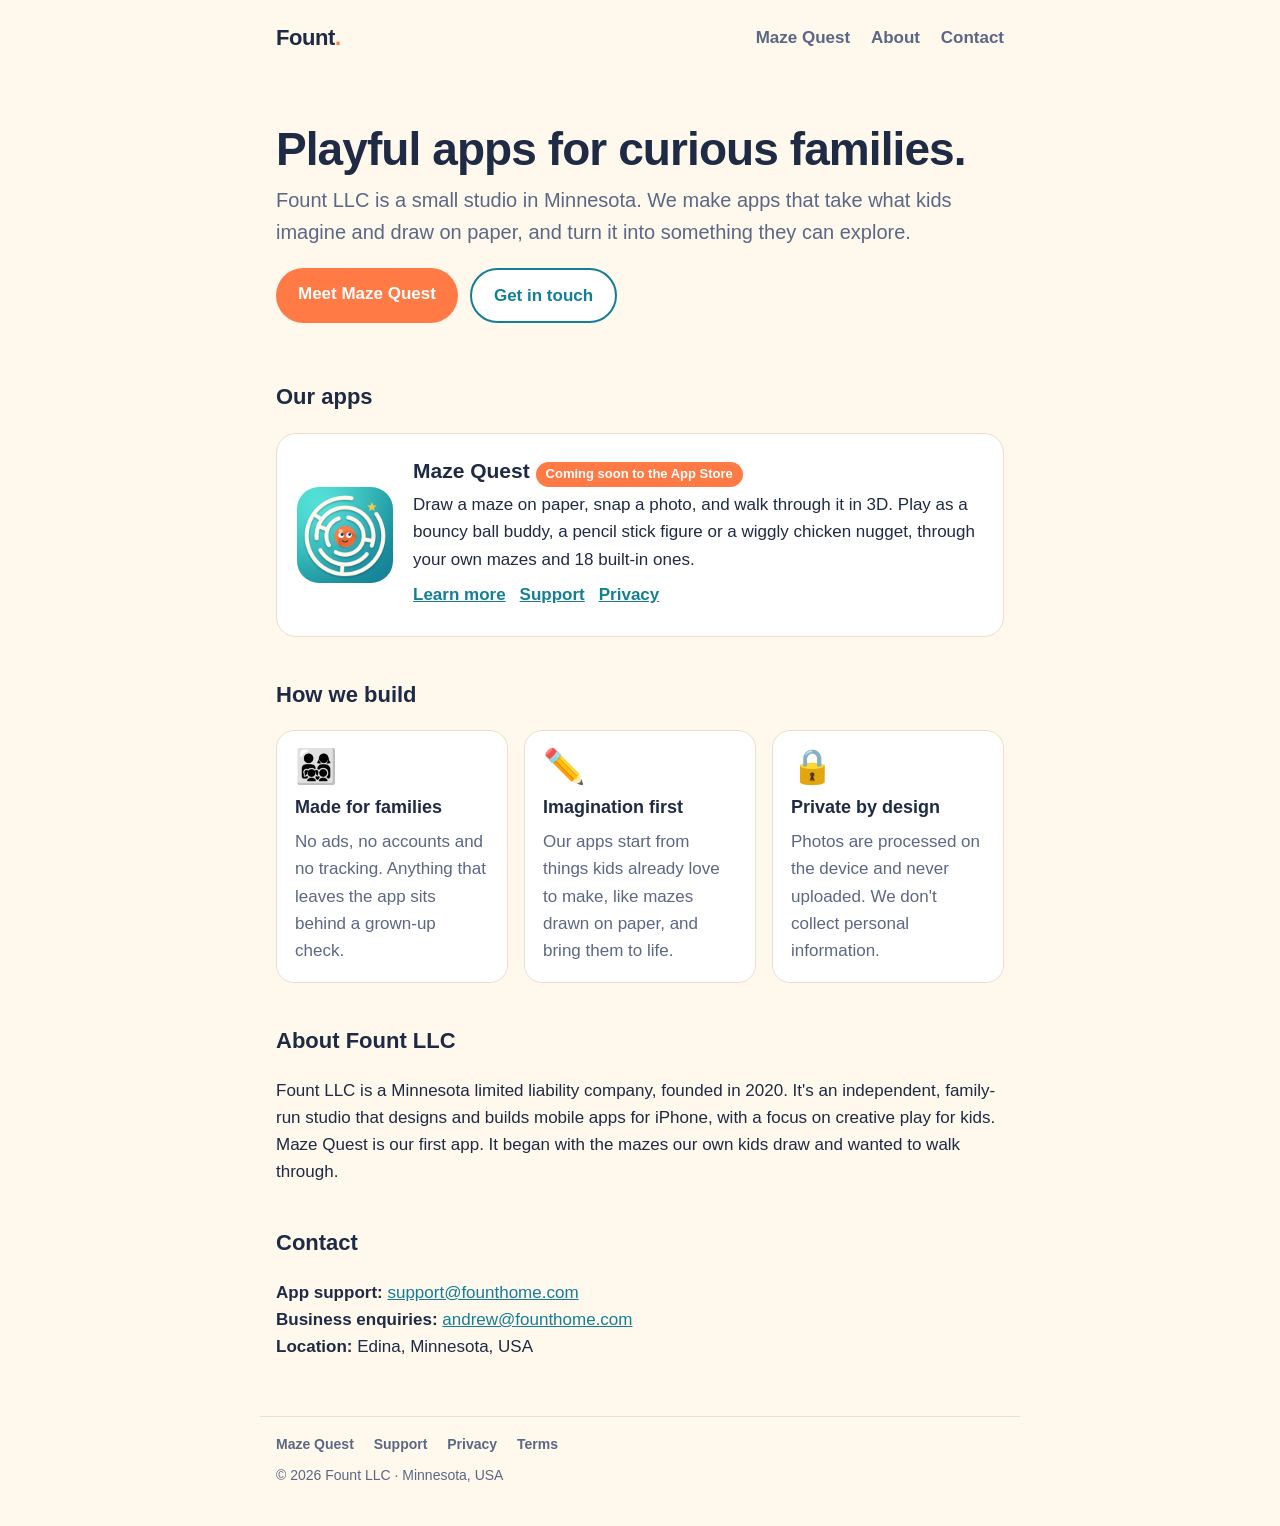
<file: index.html>
<!doctype html>
<html lang="en">
<head>
  <meta charset="utf-8">
  <meta name="viewport" content="width=device-width, initial-scale=1">
  <title>Fount LLC: playful apps for curious families</title>
  <meta name="description" content="Fount LLC is a Minnesota studio making playful, private, ad-free apps for families, starting with Maze Quest.">
  <link rel="icon" href="/favicon.png">
  <link rel="apple-touch-icon" href="/apple-touch-icon.png">
  <link rel="stylesheet" href="/styles.css">
</head>
<body>
<header>
  <a class="brand" href="/">Fount<span>.</span></a>
  <nav>
    <a href="/maze-quest/">Maze Quest</a>
    <a href="#about">About</a>
    <a href="#contact">Contact</a>
  </nav>
</header>

<main>
  <section class="hero">
    <h1>Playful apps for curious families.</h1>
    <p class="lead">Fount LLC is a small studio in Minnesota. We make apps that take what kids imagine and draw on paper, and turn it into something they can explore.</p>
    <div class="buttons">
      <a class="button" href="/maze-quest/">Meet Maze Quest</a>
      <a class="button secondary" href="#contact">Get in touch</a>
    </div>
  </section>

  <h2>Our apps</h2>
  <div class="card">
    <img src="/maze-quest/icon.png" alt="Maze Quest app icon">
    <div>
      <h3>Maze Quest <span class="badge">Coming soon to the App Store</span></h3>
      <p>Draw a maze on paper, snap a photo, and walk through it in 3D. Play as a bouncy ball buddy, a pencil stick figure or a wiggly chicken nugget, through your own mazes and 18 built-in ones.</p>
      <p class="links"><a href="/maze-quest/">Learn more</a><a href="/maze-quest/#support">Support</a><a href="/maze-quest/privacy.html">Privacy</a></p>
    </div>
  </div>

  <h2>How we build</h2>
  <div class="grid">
    <div class="tile">
      <div class="emoji">👨‍👩‍👧‍👦</div>
      <h3>Made for families</h3>
      <p>No ads, no accounts and no tracking. Anything that leaves the app sits behind a grown-up check.</p>
    </div>
    <div class="tile">
      <div class="emoji">✏️</div>
      <h3>Imagination first</h3>
      <p>Our apps start from things kids already love to make, like mazes drawn on paper, and bring them to life.</p>
    </div>
    <div class="tile">
      <div class="emoji">🔒</div>
      <h3>Private by design</h3>
      <p>Photos are processed on the device and never uploaded. We don't collect personal information.</p>
    </div>
  </div>

  <h2 id="about">About Fount LLC</h2>
  <p>Fount LLC is a Minnesota limited liability company, founded in 2020. It's an independent, family-run studio that designs and builds mobile apps for iPhone, with a focus on creative play for kids. Maze Quest is our first app. It began with the mazes our own kids draw and wanted to walk through.</p>

  <h2 id="contact">Contact</h2>
  <p><strong>App support:</strong> <a href="mailto:support@founthome.com">support@founthome.com</a><br>
  <strong>Business enquiries:</strong> <a href="mailto:andrew@founthome.com">andrew@founthome.com</a><br>
  <strong>Location:</strong> Edina, Minnesota, USA</p>
</main>

<footer>
  <nav>
    <a href="/maze-quest/">Maze Quest</a>
    <a href="/maze-quest/#support">Support</a>
    <a href="/maze-quest/privacy.html">Privacy</a>
    <a href="/maze-quest/terms.html">Terms</a>
  </nav>
  © 2026 Fount LLC · Minnesota, USA
</footer>
</body>
</html>
</file>
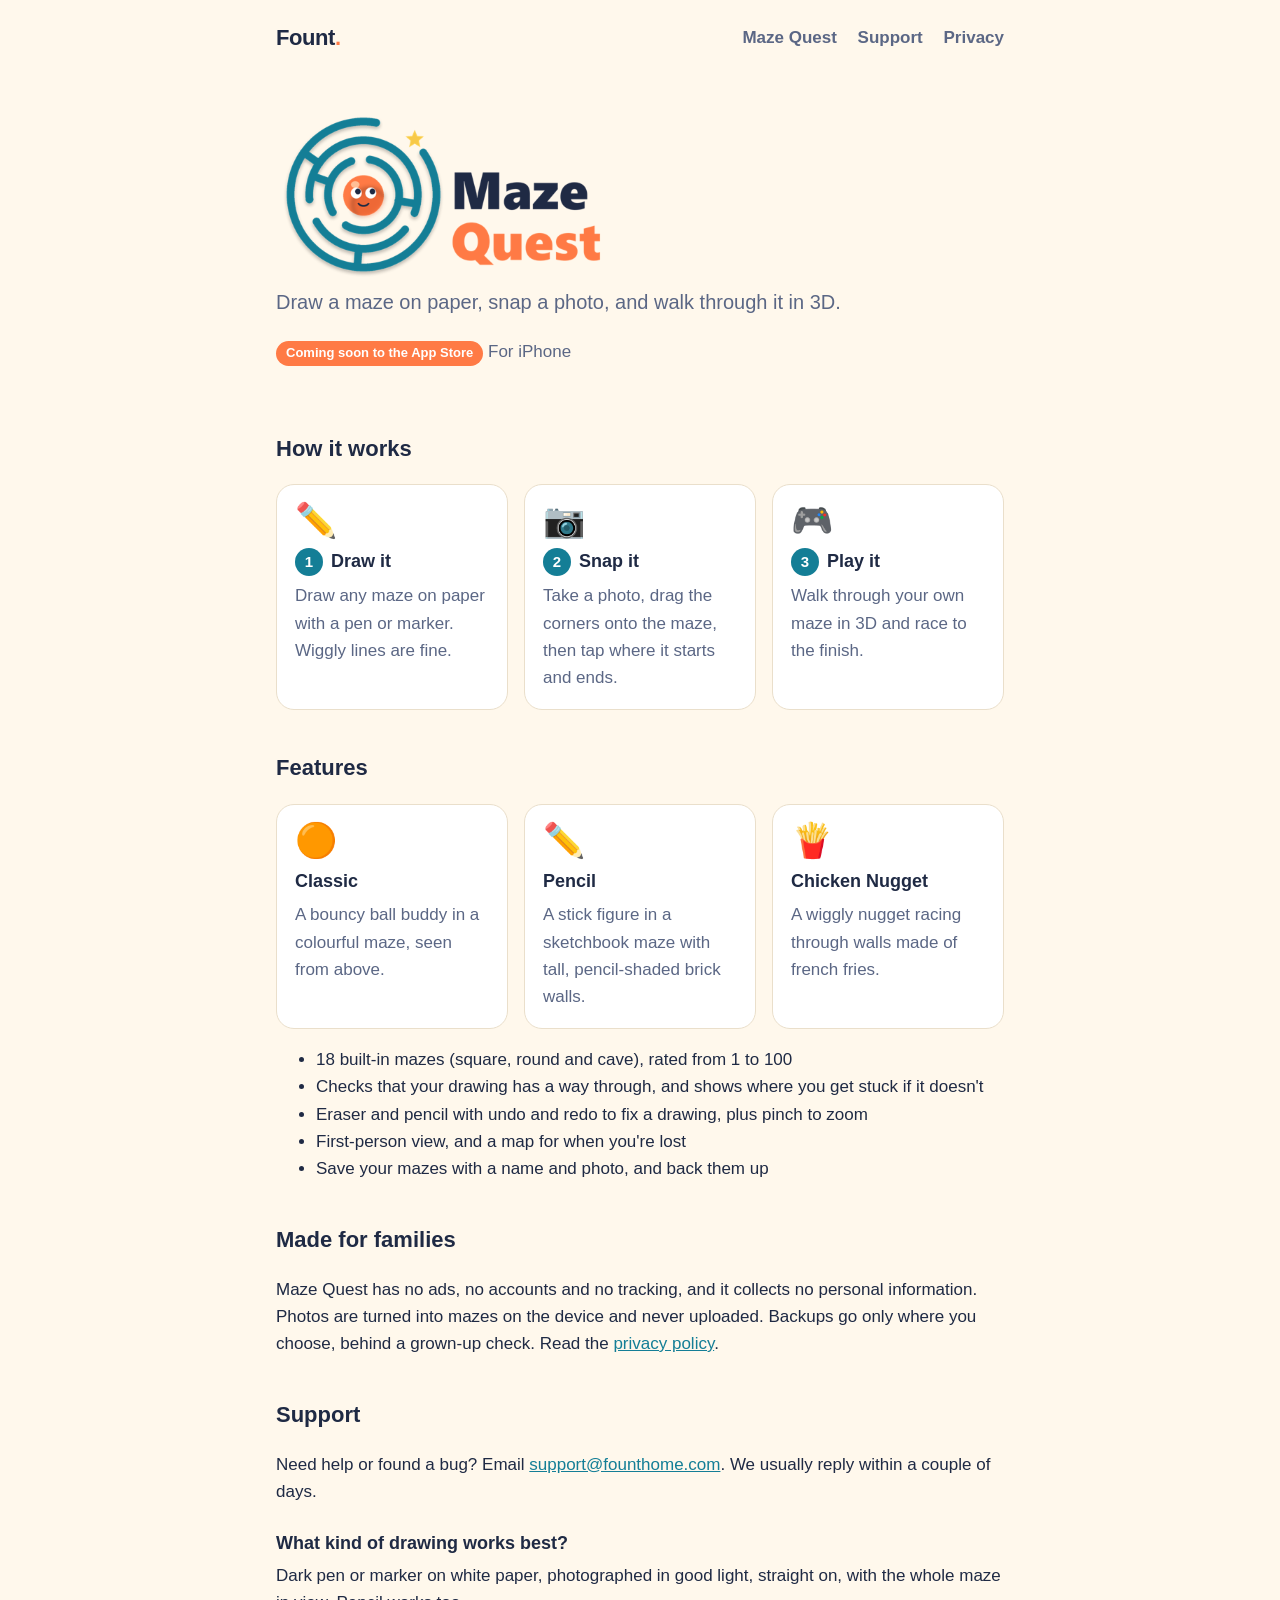
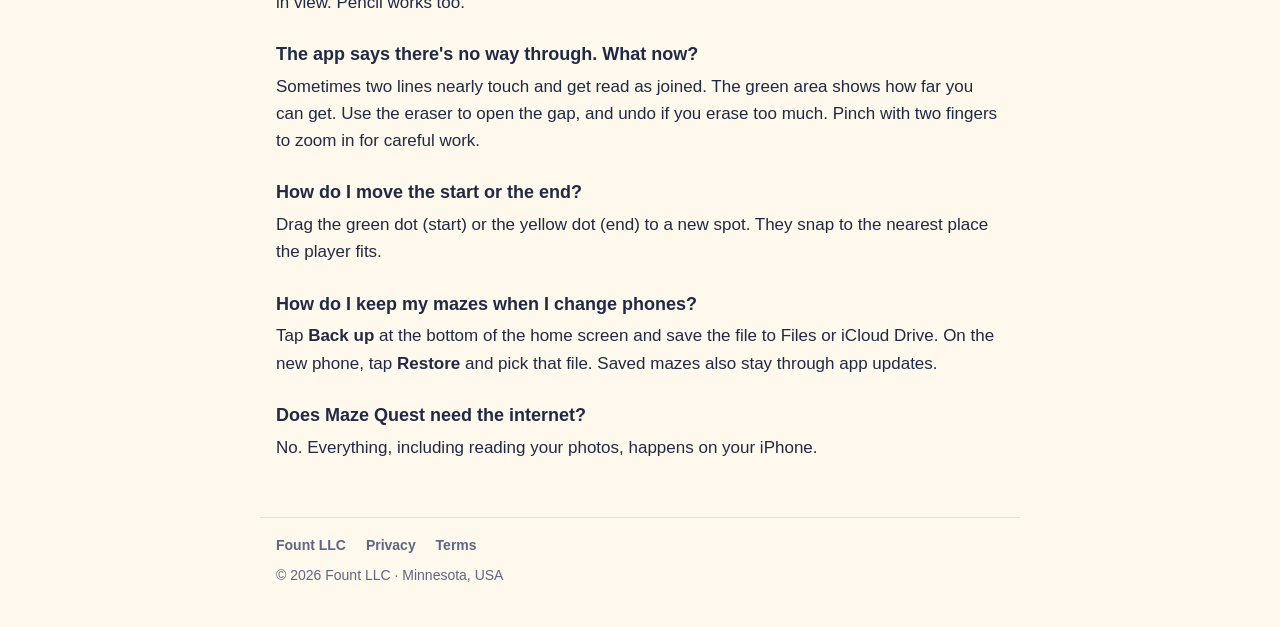
<file: maze-quest/index.html>
<!doctype html>
<html lang="en">
<head>
  <meta charset="utf-8">
  <meta name="viewport" content="width=device-width, initial-scale=1">
  <title>Maze Quest: draw a maze, walk through it in 3D</title>
  <meta name="description" content="Maze Quest turns mazes drawn on paper into 3D worlds you can walk through. By Fount LLC.">
  <link rel="icon" href="/favicon.png">
  <link rel="apple-touch-icon" href="/apple-touch-icon.png">
  <link rel="stylesheet" href="/styles.css">
</head>
<body>
<header>
  <a class="brand" href="/">Fount<span>.</span></a>
  <nav>
    <a href="/maze-quest/">Maze Quest</a>
    <a href="#support">Support</a>
    <a href="/maze-quest/privacy.html">Privacy</a>
  </nav>
</header>

<main>
  <section class="hero">
    <img class="hero-logo" src="/maze-quest/logo.png" alt="Maze Quest logo">
    <p class="lead">Draw a maze on paper, snap a photo, and walk through it in 3D.</p>
    <p><span class="badge">Coming soon to the App Store</span> <span class="muted">For iPhone</span></p>
  </section>

  <h2>How it works</h2>
  <div class="grid steps">
    <div class="tile">
      <div class="emoji">✏️</div>
      <h3>Draw it</h3>
      <p>Draw any maze on paper with a pen or marker. Wiggly lines are fine.</p>
    </div>
    <div class="tile">
      <div class="emoji">📷</div>
      <h3>Snap it</h3>
      <p>Take a photo, drag the corners onto the maze, then tap where it starts and ends.</p>
    </div>
    <div class="tile">
      <div class="emoji">🎮</div>
      <h3>Play it</h3>
      <p>Walk through your own maze in 3D and race to the finish.</p>
    </div>
  </div>

  <h2>Features</h2>
  <div class="grid">
    <div class="tile">
      <div class="emoji">🟠</div>
      <h3>Classic</h3>
      <p>A bouncy ball buddy in a colourful maze, seen from above.</p>
    </div>
    <div class="tile">
      <div class="emoji">✏️</div>
      <h3>Pencil</h3>
      <p>A stick figure in a sketchbook maze with tall, pencil-shaded brick walls.</p>
    </div>
    <div class="tile">
      <div class="emoji">🍟</div>
      <h3>Chicken Nugget</h3>
      <p>A wiggly nugget racing through walls made of french fries.</p>
    </div>
  </div>
  <ul>
    <li>18 built-in mazes (square, round and cave), rated from 1 to 100</li>
    <li>Checks that your drawing has a way through, and shows where you get stuck if it doesn't</li>
    <li>Eraser and pencil with undo and redo to fix a drawing, plus pinch to zoom</li>
    <li>First-person view, and a map for when you're lost</li>
    <li>Save your mazes with a name and photo, and back them up</li>
  </ul>

  <h2>Made for families</h2>
  <p>Maze Quest has no ads, no accounts and no tracking, and it collects no personal information. Photos are turned into mazes on the device and never uploaded. Backups go only where you choose, behind a grown-up check. Read the <a href="/maze-quest/privacy.html">privacy policy</a>.</p>

  <h2 id="support">Support</h2>
  <p>Need help or found a bug? Email <a href="mailto:support@founthome.com">support@founthome.com</a>. We usually reply within a couple of days.</p>

  <div class="faq">
    <h3>What kind of drawing works best?</h3>
    <p>Dark pen or marker on white paper, photographed in good light, straight on, with the whole maze in view. Pencil works too.</p>

    <h3>The app says there's no way through. What now?</h3>
    <p>Sometimes two lines nearly touch and get read as joined. The green area shows how far you can get. Use the eraser to open the gap, and undo if you erase too much. Pinch with two fingers to zoom in for careful work.</p>

    <h3>How do I move the start or the end?</h3>
    <p>Drag the green dot (start) or the yellow dot (end) to a new spot. They snap to the nearest place the player fits.</p>

    <h3>How do I keep my mazes when I change phones?</h3>
    <p>Tap <strong>Back up</strong> at the bottom of the home screen and save the file to Files or iCloud Drive. On the new phone, tap <strong>Restore</strong> and pick that file. Saved mazes also stay through app updates.</p>

    <h3>Does Maze Quest need the internet?</h3>
    <p>No. Everything, including reading your photos, happens on your iPhone.</p>
  </div>
</main>

<footer>
  <nav>
    <a href="/">Fount LLC</a>
    <a href="/maze-quest/privacy.html">Privacy</a>
    <a href="/maze-quest/terms.html">Terms</a>
  </nav>
  © 2026 Fount LLC · Minnesota, USA
</footer>
</body>
</html>
</file>
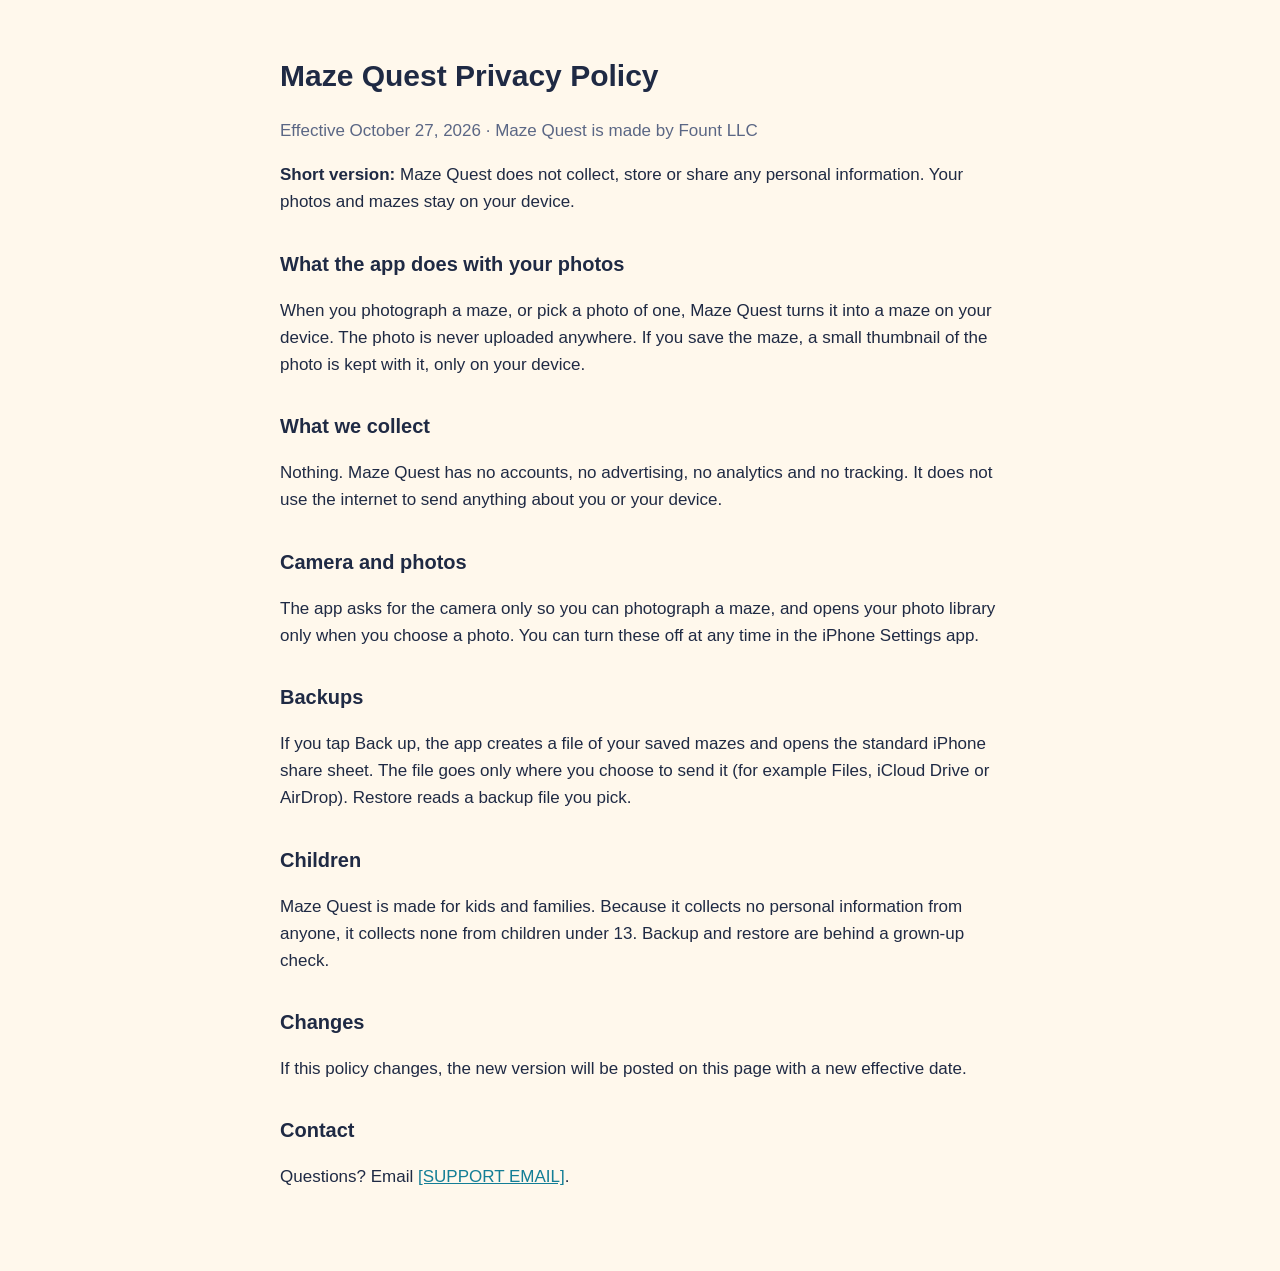
<file: privacy.html>
<!doctype html>
<html lang="en">
<head>
  <meta charset="utf-8">
  <meta name="viewport" content="width=device-width, initial-scale=1">
  <title>Maze Quest Privacy Policy</title>
  <style>
    :root { color-scheme: light; }
    body { margin: 0; background: #FFF8EC; color: #1F2A44; font: 17px/1.6 -apple-system, "Segoe UI", Roboto, sans-serif; }
    main { max-width: 720px; margin: 0 auto; padding: 32px 16px 64px; }
    h1 { font-size: 30px; margin-bottom: 4px; }
    h2 { font-size: 20px; margin-top: 32px; }
    .muted { color: #5B6785; }
    a { color: #147E96; }
  </style>
</head>
<body>
<main>
  <h1>Maze Quest Privacy Policy</h1>
  <p class="muted">Effective October 27, 2026 · Maze Quest is made by Fount LLC</p>

  <p><strong>Short version:</strong> Maze Quest does not collect, store or share any personal information. Your photos and mazes stay on your device.</p>

  <h2>What the app does with your photos</h2>
  <p>When you photograph a maze, or pick a photo of one, Maze Quest turns it into a maze on your device. The photo is never uploaded anywhere. If you save the maze, a small thumbnail of the photo is kept with it, only on your device.</p>

  <h2>What we collect</h2>
  <p>Nothing. Maze Quest has no accounts, no advertising, no analytics and no tracking. It does not use the internet to send anything about you or your device.</p>

  <h2>Camera and photos</h2>
  <p>The app asks for the camera only so you can photograph a maze, and opens your photo library only when you choose a photo. You can turn these off at any time in the iPhone Settings app.</p>

  <h2>Backups</h2>
  <p>If you tap Back up, the app creates a file of your saved mazes and opens the standard iPhone share sheet. The file goes only where you choose to send it (for example Files, iCloud Drive or AirDrop). Restore reads a backup file you pick.</p>

  <h2>Children</h2>
  <p>Maze Quest is made for kids and families. Because it collects no personal information from anyone, it collects none from children under 13. Backup and restore are behind a grown-up check.</p>

  <h2>Changes</h2>
  <p>If this policy changes, the new version will be posted on this page with a new effective date.</p>

  <h2>Contact</h2>
  <p>Questions? Email <a href="mailto:[SUPPORT EMAIL]">[SUPPORT EMAIL]</a>.</p>
</main>
</body>
</html>
</file>
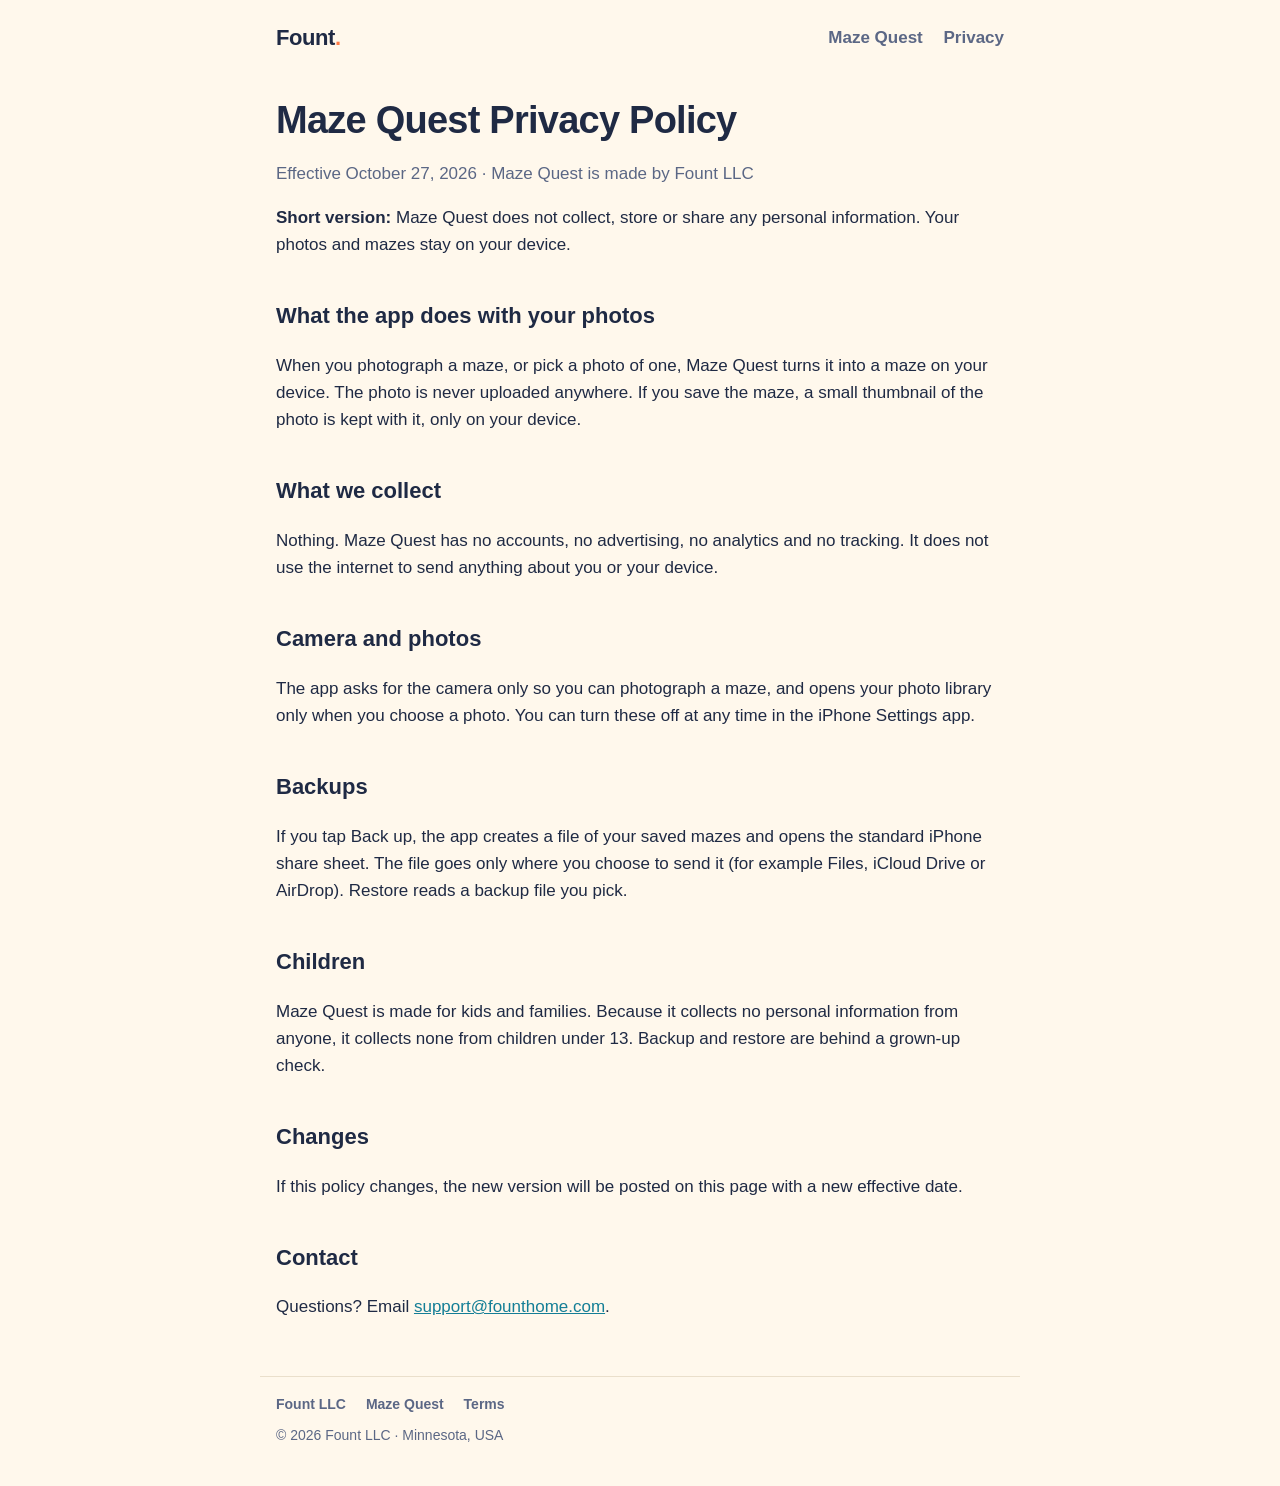
<file: maze-quest/privacy.html>
<!doctype html>
<html lang="en">
<head>
  <meta charset="utf-8">
  <meta name="viewport" content="width=device-width, initial-scale=1">
  <title>Maze Quest Privacy Policy</title>
  <link rel="icon" href="/favicon.png">
  <link rel="apple-touch-icon" href="/apple-touch-icon.png">
  <link rel="stylesheet" href="/styles.css">
</head>
<body>
<header>
  <a class="brand" href="/">Fount<span>.</span></a>
  <nav>
    <a href="/maze-quest/">Maze Quest</a>
    <a href="/maze-quest/privacy.html">Privacy</a>
  </nav>
</header>

<main>
  <h1>Maze Quest Privacy Policy</h1>
  <p class="muted">Effective October 27, 2026 · Maze Quest is made by Fount LLC</p>

  <p><strong>Short version:</strong> Maze Quest does not collect, store or share any personal information. Your photos and mazes stay on your device.</p>

  <h2>What the app does with your photos</h2>
  <p>When you photograph a maze, or pick a photo of one, Maze Quest turns it into a maze on your device. The photo is never uploaded anywhere. If you save the maze, a small thumbnail of the photo is kept with it, only on your device.</p>

  <h2>What we collect</h2>
  <p>Nothing. Maze Quest has no accounts, no advertising, no analytics and no tracking. It does not use the internet to send anything about you or your device.</p>

  <h2>Camera and photos</h2>
  <p>The app asks for the camera only so you can photograph a maze, and opens your photo library only when you choose a photo. You can turn these off at any time in the iPhone Settings app.</p>

  <h2>Backups</h2>
  <p>If you tap Back up, the app creates a file of your saved mazes and opens the standard iPhone share sheet. The file goes only where you choose to send it (for example Files, iCloud Drive or AirDrop). Restore reads a backup file you pick.</p>

  <h2>Children</h2>
  <p>Maze Quest is made for kids and families. Because it collects no personal information from anyone, it collects none from children under 13. Backup and restore are behind a grown-up check.</p>

  <h2>Changes</h2>
  <p>If this policy changes, the new version will be posted on this page with a new effective date.</p>

  <h2>Contact</h2>
  <p>Questions? Email <a href="mailto:support@founthome.com">support@founthome.com</a>.</p>
</main>

<footer>
  <nav>
    <a href="/">Fount LLC</a>
    <a href="/maze-quest/">Maze Quest</a>
    <a href="/maze-quest/terms.html">Terms</a>
  </nav>
  © 2026 Fount LLC · Minnesota, USA
</footer>
</body>
</html>
</file>
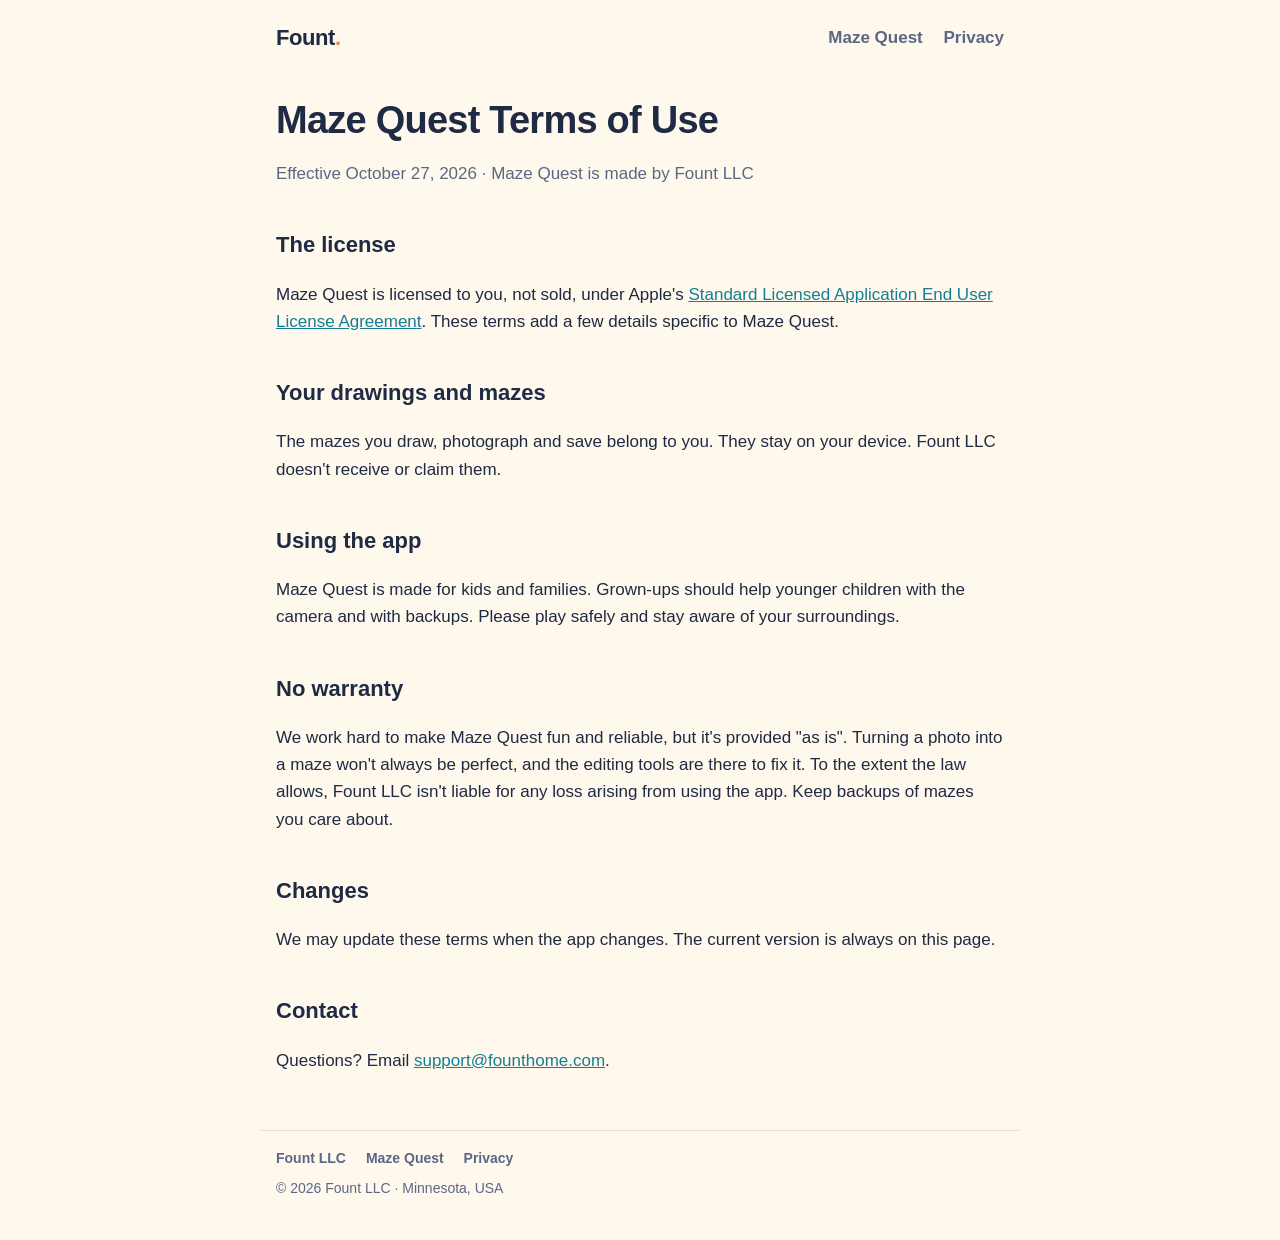
<file: maze-quest/terms.html>
<!doctype html>
<html lang="en">
<head>
  <meta charset="utf-8">
  <meta name="viewport" content="width=device-width, initial-scale=1">
  <title>Maze Quest Terms of Use</title>
  <link rel="icon" href="/favicon.png">
  <link rel="apple-touch-icon" href="/apple-touch-icon.png">
  <link rel="stylesheet" href="/styles.css">
</head>
<body>
<header>
  <a class="brand" href="/">Fount<span>.</span></a>
  <nav>
    <a href="/maze-quest/">Maze Quest</a>
    <a href="/maze-quest/privacy.html">Privacy</a>
  </nav>
</header>

<main>
  <h1>Maze Quest Terms of Use</h1>
  <p class="muted">Effective October 27, 2026 · Maze Quest is made by Fount LLC</p>

  <h2>The license</h2>
  <p>Maze Quest is licensed to you, not sold, under Apple's <a href="https://www.apple.com/legal/internet-services/itunes/dev/stdeula/">Standard Licensed Application End User License Agreement</a>. These terms add a few details specific to Maze Quest.</p>

  <h2>Your drawings and mazes</h2>
  <p>The mazes you draw, photograph and save belong to you. They stay on your device. Fount LLC doesn't receive or claim them.</p>

  <h2>Using the app</h2>
  <p>Maze Quest is made for kids and families. Grown-ups should help younger children with the camera and with backups. Please play safely and stay aware of your surroundings.</p>

  <h2>No warranty</h2>
  <p>We work hard to make Maze Quest fun and reliable, but it's provided "as is". Turning a photo into a maze won't always be perfect, and the editing tools are there to fix it. To the extent the law allows, Fount LLC isn't liable for any loss arising from using the app. Keep backups of mazes you care about.</p>

  <h2>Changes</h2>
  <p>We may update these terms when the app changes. The current version is always on this page.</p>

  <h2>Contact</h2>
  <p>Questions? Email <a href="mailto:support@founthome.com">support@founthome.com</a>.</p>
</main>

<footer>
  <nav>
    <a href="/">Fount LLC</a>
    <a href="/maze-quest/">Maze Quest</a>
    <a href="/maze-quest/privacy.html">Privacy</a>
  </nav>
  © 2026 Fount LLC · Minnesota, USA
</footer>
</body>
</html>
</file>
<file: styles.css>
:root {
  color-scheme: light;
  --bg: #FFF8EC;
  --surface: #FFFFFF;
  --text: #1F2A44;
  --muted: #5B6785;
  --teal: #147E96;
  --orange: #FF7A45;
  --line: #EADFCB;
}

* { box-sizing: border-box; }

body {
  margin: 0;
  background: var(--bg);
  color: var(--text);
  font: 17px/1.6 -apple-system, BlinkMacSystemFont, "Segoe UI", Roboto, sans-serif;
}

a { color: var(--teal); }

header, main, footer {
  max-width: 760px;
  margin: 0 auto;
  padding: 0 16px;
}

header {
  display: flex;
  align-items: center;
  justify-content: space-between;
  gap: 16px;
  padding-top: 20px;
  padding-bottom: 20px;
}

.brand {
  font-weight: 800;
  font-size: 22px;
  color: var(--text);
  text-decoration: none;
  letter-spacing: -0.02em;
}

.brand span { color: var(--orange); }

nav a {
  margin-left: 16px;
  color: var(--muted);
  text-decoration: none;
  font-weight: 600;
}

nav a:hover { color: var(--text); }

h1 { font-size: 38px; line-height: 1.15; margin: 24px 0 8px; letter-spacing: -0.02em; }
h2 { font-size: 22px; margin-top: 40px; }
.lead { font-size: 20px; color: var(--muted); margin-top: 0; }
.muted { color: var(--muted); }

.card {
  display: flex;
  gap: 20px;
  align-items: center;
  background: var(--surface);
  border: 1px solid var(--line);
  border-radius: 20px;
  padding: 20px;
  margin-top: 16px;
}

.card img { width: 96px; height: 96px; border-radius: 22px; flex: none; }
.card h3 { margin: 0 0 4px; font-size: 21px; }
.card p { margin: 0 0 8px; }

.badge {
  display: inline-block;
  background: var(--orange);
  color: #fff;
  font-weight: 700;
  font-size: 13px;
  border-radius: 999px;
  padding: 2px 10px;
}

.links a { margin-right: 14px; font-weight: 600; }

.hero-icon { width: 120px; height: 120px; border-radius: 26px; }

footer {
  border-top: 1px solid var(--line);
  margin-top: 56px;
  padding-top: 16px;
  padding-bottom: 40px;
  color: var(--muted);
  font-size: 14px;
}

@media (max-width: 520px) {
  h1 { font-size: 30px; }
  .card { flex-direction: column; align-items: flex-start; }
  nav a { margin-left: 12px; }
}

/* Sections, buttons and grids for the fuller pages */
.hero { padding: 24px 0 8px; }
.hero h1 { font-size: 46px; }
.hero-logo { width: 100%; max-width: 420px; height: auto; display: block; margin: 8px 0 4px; }

.buttons { display: flex; flex-wrap: wrap; gap: 12px; margin: 20px 0 8px; }
.button {
  display: inline-block;
  padding: 12px 22px;
  border-radius: 999px;
  background: var(--orange);
  color: #fff;
  font-weight: 700;
  text-decoration: none;
}
.button.secondary { background: var(--surface); color: var(--teal); border: 2px solid var(--teal); }

.grid { display: grid; grid-template-columns: repeat(auto-fit, minmax(210px, 1fr)); gap: 16px; margin-top: 16px; }
.tile {
  background: var(--surface);
  border: 1px solid var(--line);
  border-radius: 18px;
  padding: 18px;
}
.tile .emoji { font-size: 34px; line-height: 1; }
.tile h3 { margin: 10px 0 6px; font-size: 18px; }
.tile p { margin: 0; color: var(--muted); }

.steps { counter-reset: step; }
.steps .tile h3::before {
  counter-increment: step;
  content: counter(step);
  display: inline-flex;
  align-items: center;
  justify-content: center;
  width: 28px;
  height: 28px;
  margin-right: 8px;
  border-radius: 50%;
  background: var(--teal);
  color: #fff;
  font-size: 15px;
}

.faq h3 { font-size: 18px; margin: 24px 0 4px; }
.faq p { margin: 0; }

footer nav { margin-bottom: 8px; }
footer nav a { margin: 0 16px 0 0; font-size: 14px; }

@media (max-width: 520px) {
  .hero h1 { font-size: 34px; }
}
</file>
